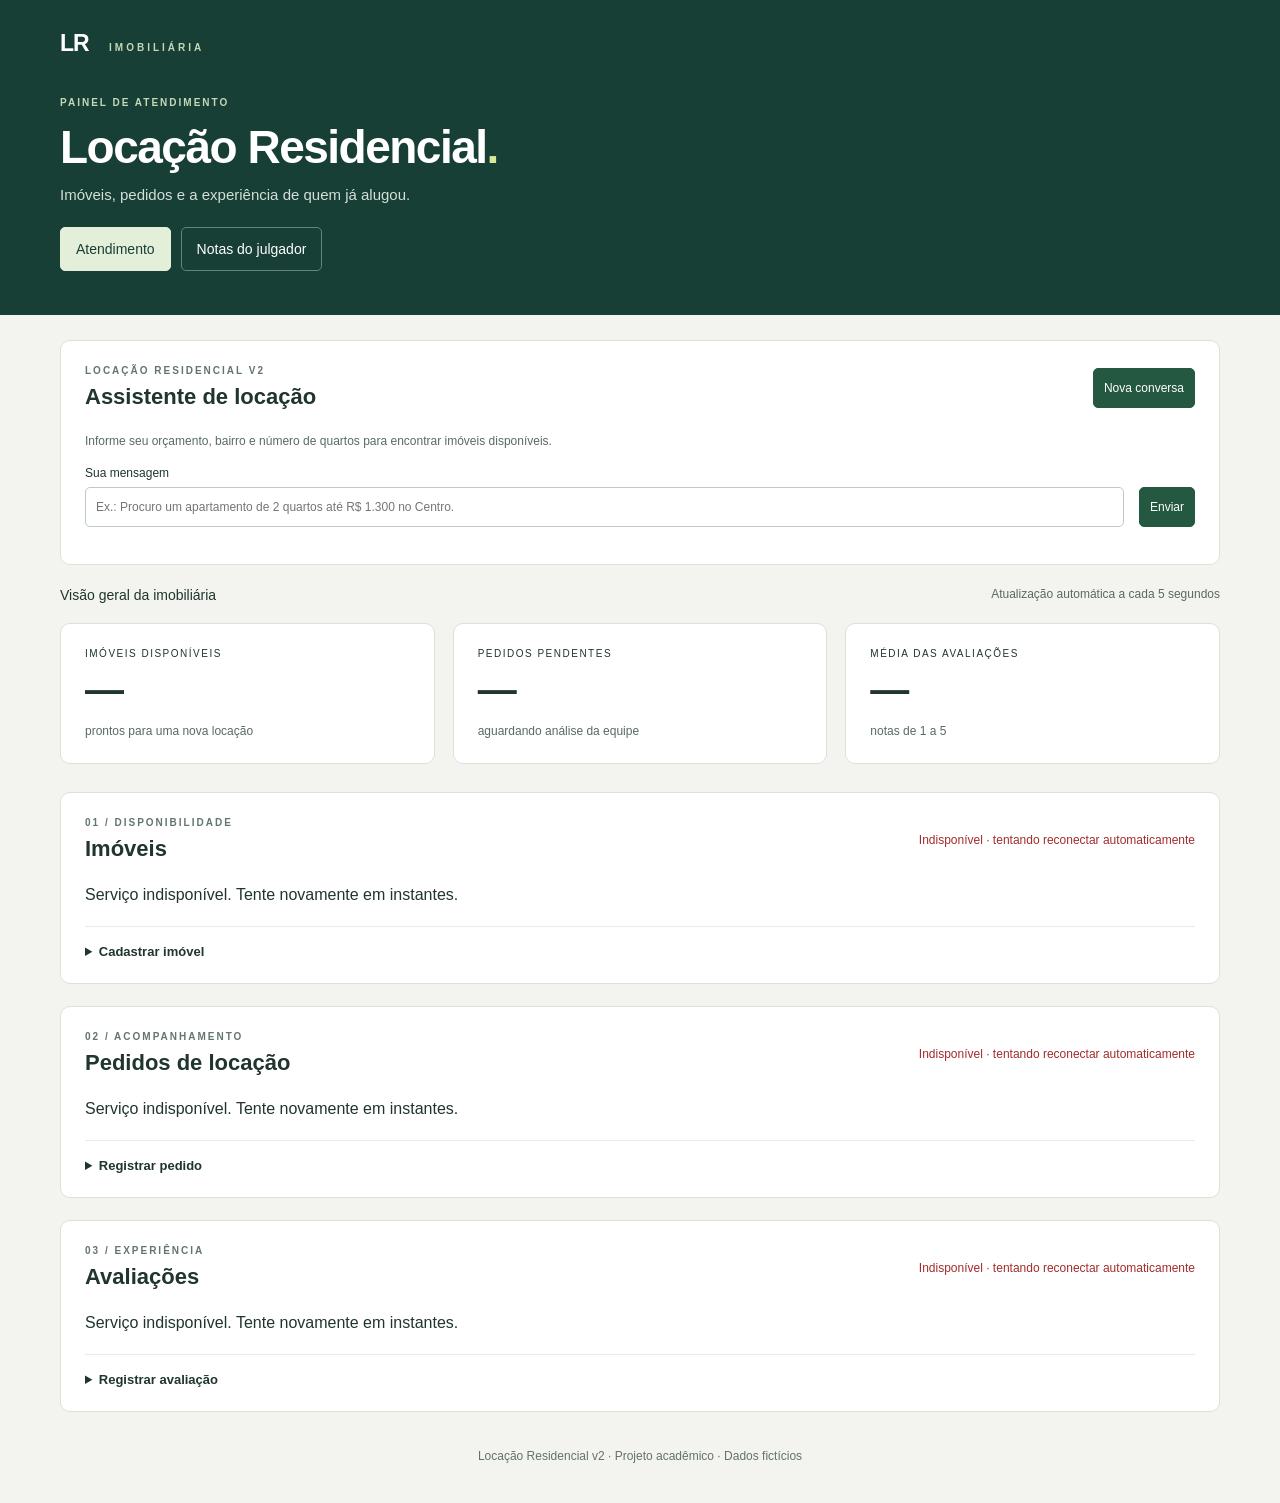
<file: dashboard/index.html>
<!DOCTYPE html>
<html lang="pt-BR">
<head>
    <meta charset="UTF-8">
    <meta name="viewport" content="width=device-width, initial-scale=1">
    <title>Locação Residencial v2</title>
    <link rel="stylesheet" href="estilo.css">
    <script src="painel.js" defer></script>
    <script src="chat.js" defer></script>
</head>
<body>
<header>
    <div class="marca">LR <span>IMOBILIÁRIA</span></div>
    <p>PAINEL DE ATENDIMENTO</p>
    <h1>Locação Residencial<span>.</span></h1>
    <div class="subtitulo">Imóveis, pedidos e a experiência de quem já alugou.</div>
    <nav class="navegacao" aria-label="Navegação principal"><a href="index.html" aria-current="page">Atendimento</a><a href="julgador.html">Notas do julgador</a></nav>
</header>
<main>
    <section class="painel" aria-labelledby="titulo-chat">
        <div class="titulo">
            <div><p>LOCAÇÃO RESIDENCIAL V2</p><h2 id="titulo-chat">Assistente de locação</h2></div>
            <button type="button" id="nova-conversa">Nova conversa</button>
        </div>
        <p class="ajuda">Informe seu orçamento, bairro e número de quartos para encontrar imóveis disponíveis.</p>
        <div id="conversa" role="log" aria-label="Mensagens do assistente" tabindex="0"></div>
        <form id="form-chat">
            <label class="largo">Sua mensagem<input id="mensagem-chat" required maxlength="1500" autocomplete="off"
                placeholder="Ex.: Procuro um apartamento de 2 quartos até R$ 1.300 no Centro."></label>
            <button id="enviar-chat">Enviar</button>
        </form>
        <p id="estado-chat" role="status"></p>
    </section>
    <div class="faixa"><span>Visão geral da imobiliária</span><small>Atualização automática a cada 5 segundos</small></div>
    <section class="indicadores" aria-label="Resumo">
        <article><p>IMÓVEIS DISPONÍVEIS</p><strong id="total-imoveis">—</strong><small>prontos para uma nova locação</small></article>
        <article><p>PEDIDOS PENDENTES</p><strong id="total-pedidos">—</strong><small>aguardando análise da equipe</small></article>
        <article><p>MÉDIA DAS AVALIAÇÕES</p><strong id="total-avaliacoes">—</strong><small>notas de 1 a 5</small></article>
    </section>
    <section class="painel" aria-labelledby="titulo-imoveis">
        <div class="titulo"><div><p>01 / DISPONIBILIDADE</p><h2 id="titulo-imoveis">Imóveis</h2></div><span id="estado-imoveis" role="status">Carregando…</span></div>
        <div class="tabela" id="lista-imoveis"></div>
        <details><summary>Cadastrar imóvel</summary>
            <form id="form-imovel">
                <label>Descrição<input name="descricao" required maxlength="200"></label>
                <label>Bairro<input name="bairro" required maxlength="80"></label>
                <label>Tipo<select name="tipo"><option>apartamento</option><option>casa</option><option>kitnet</option></select></label>
                <label>Quartos<input name="quartos" type="number" min="0" max="50" required></label>
                <label>Valor mensal (R$)<input name="valor_mensal" type="number" min="0.01" max="99999999.99" step="0.01" required></label>
                <button>Cadastrar imóvel</button>
            </form><p id="mensagem-imovel" role="status"></p>
        </details>
    </section>
    <section class="painel" aria-labelledby="titulo-pedidos">
        <div class="titulo"><div><p>02 / ACOMPANHAMENTO</p><h2 id="titulo-pedidos">Pedidos de locação</h2></div><span id="estado-pedidos" role="status">Carregando…</span></div>
        <div class="tabela" id="lista-pedidos"></div>
        <p id="mensagem-situacao" role="status"></p>
        <details><summary>Registrar pedido</summary>
            <p class="ajuda">Um pedido pendente registra interesse e não garante a reserva do imóvel.</p>
            <form id="form-pedido">
                <label>Cliente<input name="cliente" required maxlength="120"></label>
                <label>Número do imóvel<input name="imovel_id" type="number" min="1" step="1" required></label>
                <button>Registrar pedido</button>
            </form><p id="mensagem-pedido" role="status"></p>
        </details>
    </section>
    <section class="painel" aria-labelledby="titulo-avaliacoes">
        <div class="titulo"><div><p>03 / EXPERIÊNCIA</p><h2 id="titulo-avaliacoes">Avaliações</h2></div><span id="estado-avaliacoes" role="status">Carregando…</span></div>
        <div class="tabela" id="lista-avaliacoes"></div>
        <details><summary>Registrar avaliação</summary>
            <p class="ajuda">A equipe registra o comentário do cliente. Cada locação concluída permite uma avaliação.</p>
            <form id="form-avaliacao">
                <label>Número do pedido concluído<input name="pedido_id" type="number" min="1" step="1" required></label>
                <label>Nota<select name="nota"><option>5</option><option>4</option><option>3</option><option>2</option><option>1</option></select></label>
                <label class="largo">Comentário<input name="comentario" required maxlength="500"></label>
                <button>Registrar avaliação</button>
            </form><p id="mensagem-avaliacao" role="status"></p>
        </details>
    </section>
    <footer>Locação Residencial v2 · Projeto acadêmico · Dados fictícios</footer>
</main>
</body>
</html>
</file>
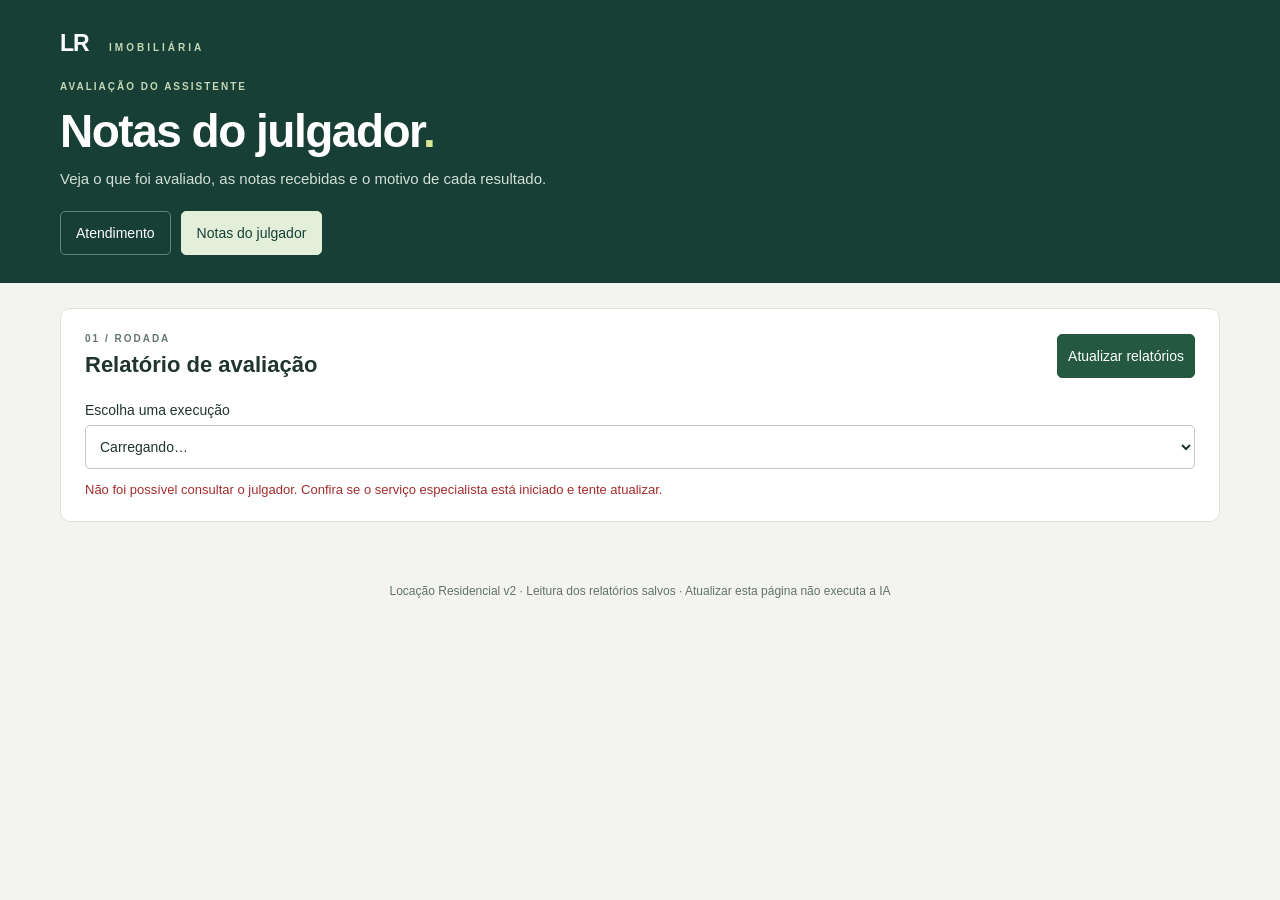
<file: dashboard/julgador.html>
<!DOCTYPE html>
<html lang="pt-BR">
<head>
    <meta charset="UTF-8">
    <meta name="viewport" content="width=device-width, initial-scale=1">
    <meta name="description" content="Notas, justificativas e evidências das avaliações do assistente de locação.">
    <title>Notas do julgador · Locação Residencial v2</title>
    <link rel="stylesheet" href="estilo.css">
    <link rel="stylesheet" href="julgador.css">
    <script src="julgador.js" defer></script>
</head>
<body class="pagina-julgador">
<a class="pular" href="#conteudo">Pular para as notas</a>
<header>
    <div class="marca">LR <span>IMOBILIÁRIA</span></div>
    <p>AVALIAÇÃO DO ASSISTENTE</p>
    <h1>Notas do julgador<span>.</span></h1>
    <div class="subtitulo">Veja o que foi avaliado, as notas recebidas e o motivo de cada resultado.</div>
    <nav class="navegacao" aria-label="Navegação principal"><a href="index.html">Atendimento</a><a href="julgador.html" aria-current="page">Notas do julgador</a></nav>
</header>
<main id="conteudo">
    <section class="painel escolha" aria-labelledby="titulo-rodada">
        <div class="titulo"><div><p>01 / RODADA</p><h2 id="titulo-rodada">Relatório de avaliação</h2></div><button type="button" id="atualizar">Atualizar relatórios</button></div>
        <label for="relatorio">Escolha uma execução<select id="relatorio" disabled><option>Carregando…</option></select></label>
        <p id="estado" role="status" aria-live="polite">Buscando relatórios…</p>
        <dl id="metadados" class="metadados" hidden></dl>
    </section>

    <div id="resultado" hidden>
        <section class="indicadores resumo-julgador" aria-label="Resumo da rodada">
            <article><p>CASOS AVALIADOS</p><strong id="total">—</strong><small>Total desta execução</small></article>
            <article><p>APROVADOS</p><strong id="aprovados">—</strong><small>Notas e verificações aceitas</small></article>
            <article><p>REPROVADOS COM NOTAS</p><strong id="reprovados">—</strong><small>Consulte os motivos do caso</small></article>
            <article><p>SEM NOTAS VÁLIDAS</p><strong id="sem-notas">—</strong><small>Falha ou parecer inválido</small></article>
        </section>
        <p class="observacao">Uma nota alta não garante aprovação: o resultado também considera as verificações automáticas. Falhas de avaliação ficam sem nota, nunca com zero. Estas contagens não representam, sozinhas, a acurácia do assistente.</p>

        <section class="painel" aria-labelledby="titulo-notas">
            <div class="titulo"><div><p>02 / NOTAS POR CASO</p><h2 id="titulo-notas">Resultados da rodada</h2></div><label class="filtro">Mostrar<select id="filtro"><option value="todos">Todos os casos</option><option value="aprovado">Aprovados</option><option value="reprovado">Reprovados com notas</option><option value="sem_notas">Sem notas válidas</option></select></label></div>
            <p id="contagem" class="legenda"></p>
            <div class="tabela" tabindex="0" role="region" aria-label="Tabela de notas; role horizontalmente em telas pequenas">
                <table>
                    <caption>Notas de 1 a 5. O traço (—) indica que não há parecer válido.</caption>
                    <thead><tr><th scope="col">Caso</th><th scope="col">Correção factual</th><th scope="col">Aderência</th><th scope="col">Justificativa</th><th scope="col">Clareza</th><th scope="col">Limites</th><th scope="col">Resultado</th><th scope="col">Detalhes</th></tr></thead>
                    <tbody id="casos"></tbody>
                </table>
            </div>
        </section>

        <section class="painel detalhe" id="detalhe" aria-labelledby="titulo-caso" hidden>
            <div class="titulo"><div><p>03 / LEITURA DO CASO</p><h2 id="titulo-caso" tabindex="-1"></h2></div><span id="situacao-caso"></span></div>
            <p id="fonte-caso" class="legenda"></p>
            <div id="falha-caso" class="aviso" hidden></div>
            <h3>Parecer do juiz</h3><p id="parecer" class="texto-relatorio"></p>
            <div class="checagens"><div><h3>Verificações automáticas</h3><div id="erros"></div></div><div><h3>Afirmações sem suporte</h3><div id="sem-suporte"></div></div></div>
            <h3>Referência esperada</h3><p id="referencia" class="texto-relatorio"></p>
            <h3>Perguntas, respostas e evidências</h3><div id="turnos"></div>
        </section>
    </div>
</main>
<footer>Locação Residencial v2 · Leitura dos relatórios salvos · Atualizar esta página não executa a IA</footer>
</body>
</html>
</file>
<file: dashboard/estilo.css>
:root { color-scheme: light; font-family: "Segoe UI", sans-serif; color: #20352f; background: #f3f4ef; }
* { box-sizing: border-box; }
body { margin: 0; }
header { background: #173f35; color: #fff; padding: 30px max(24px, calc((100% - 1160px)/2)) 44px; }
.marca { font-size: 23px; font-weight: 800; letter-spacing: -1px; margin-bottom: 40px; }
.marca span { font-size: 10px; letter-spacing: 3px; padding-left: 15px; color: #c4d8b7; }
header p, .titulo p { font-size: 10px; letter-spacing: 2px; font-weight: 700; }
header p { color: #c4d8b7; }
h1 { font-size: clamp(30px, 4vw, 46px); margin: 12px 0; letter-spacing: -1.5px; }
h1 span { color: #d7e997; }
.subtitulo { color: #d4dfd9; font-size: 15px; }
.navegacao { display: flex; flex-wrap: wrap; gap: 10px; margin-top: 24px; }
.navegacao a { display: inline-flex; align-items: center; min-height: 44px; padding: 10px 15px; color: #fff; border: 1px solid #658376; border-radius: 5px; text-decoration: none; font-size: 14px; }
.navegacao a:hover, .navegacao a[aria-current="page"] { background: #e4efda; color: #173f35; border-color: #e4efda; }
main { max-width: 1208px; padding: 25px 24px; margin: auto; }
.faixa { display: flex; justify-content: space-between; gap: 15px; margin-bottom: 20px; font-size: 14px; }
small, .ajuda { color: #586b62; font-size: 12px; }
.indicadores { display: grid; grid-template-columns: repeat(3, 1fr); gap: 18px; margin-bottom: 28px; }
.indicadores article { background: white; padding: 24px; border: 1px solid #dce2d9; border-radius: 10px; }
.indicadores p { font-size: 10px; letter-spacing: 1.5px; margin: 0; }
.indicadores strong { display: block; font-size: 39px; margin: 9px 0; font-weight: 600; }
.painel { background: white; border: 1px solid #dce2d9; border-radius: 10px; margin-bottom: 22px; padding: 24px; }
.titulo { display: flex; align-items: center; justify-content: space-between; gap: 16px; margin-bottom: 24px; }
.titulo p { color: #63766d; margin: 0 0 8px; }
h2 { font-size: 22px; margin: 0; font-weight: 600; }
.titulo > span { max-width: 50%; font-size: 12px; text-align: right; }
.conectado { color: #276349; }
.falha { color: #a22c2c; }
.tabela { overflow: auto; }
table { width: 100%; border-collapse: collapse; font-size: 13px; }
th { font-size: 10px; letter-spacing: .6px; text-transform: uppercase; background: #f4f6f2; color: #52665b; }
th, td { padding: 13px 12px; text-align: left; border-bottom: 1px solid #e8ece6; }
td { max-width: 380px; overflow-wrap: anywhere; }
.situacao { display: inline-block; padding: 4px 9px; border-radius: 5px; background: #edf0ec; white-space: nowrap; }
.disponivel, .concluido { color: #256046; background: #e7f2e7; }
.aprovado, .reservado, .pendente { color: #815915; background: #fff2d6; }
details { border-top: 1px solid #e8ece6; margin-top: 22px; padding-top: 17px; }
summary { cursor: pointer; font-size: 13px; font-weight: 600; }
form { display: flex; flex-wrap: wrap; align-items: end; gap: 15px; margin-top: 18px; }
label { display: grid; gap: 7px; font-size: 12px; flex: 1 1 150px; }
input, select, button { font: inherit; border: 1px solid #bdcbbf; border-radius: 5px; padding: 10px; min-height: 40px; }
input, select { width: 100%; background: #fff; color: #20352f; }
button { background: #245841; color: white; cursor: pointer; border-color: #245841; font-size: 12px; }
button:disabled { opacity: .6; cursor: wait; }
button + button { margin-left: 5px; }
.acoes { min-width: 280px; }
.acoes button { min-height: 32px; padding: 6px; }
.largo { flex-basis: 320px; }
:focus-visible { outline: 3px solid #ba8720; outline-offset: 3px; }
footer { text-align: center; font-size: 12px; padding: 15px; color: #647268; }
[role="status"] { font-size: 13px; }
#conversa { display: grid; gap: 10px; max-height: 340px; overflow: auto; }
#conversa:empty { display: none; }
.mensagem-chat { max-width: min(720px, 100%); padding: 12px 16px; background: #f3f6f1; border-radius: 6px; }
.mensagem-chat.usuario { justify-self: end; background: #e3efe5; }
.mensagem-chat p { margin: 4px 0 0; white-space: pre-wrap; overflow-wrap: anywhere; }
@media (max-width: 650px) {
    .indicadores { grid-template-columns: 1fr; gap: 10px; }
    .indicadores article { padding: 18px; }
    .faixa { flex-direction: column; }
    .painel { padding: 18px; }
    main { padding: 20px 12px; }
    header { padding: 24px; }
    .titulo { align-items: start; }
}
</file>
<file: dashboard/julgador.css>
.pagina-julgador header { padding-bottom: 28px; }
.pagina-julgador .marca { margin-bottom: 24px; }
.pagina-julgador [hidden] { display: none !important; }
.pular { position: absolute; left: 20px; top: -80px; padding: 12px; background: #fff; color: #173f35; z-index: 2; }
.pular:focus { top: 12px; }
.pagina-julgador button, .pagina-julgador select { min-height: 44px; font-size: 14px; }
.pagina-julgador button { transition: background-color .15s; }
.pagina-julgador button:hover:not(:disabled) { background: #173f35; }
.escolha > label { font-size: 14px; }
.escolha > label select { max-width: 100%; }
#estado { margin-bottom: 0; }
.metadados { display: grid; grid-template-columns: repeat(3, minmax(0, 1fr)); gap: 15px; margin: 22px 0 0; padding-top: 18px; border-top: 1px solid #dce2d9; }
.metadados div { min-width: 0; }
.metadados dt { font-size: 12px; color: #586b62; margin-bottom: 6px; }
.metadados dd { margin: 0; overflow-wrap: anywhere; font-size: 14px; }
.resumo-julgador { grid-template-columns: repeat(4,minmax(0,1fr)); gap: 12px; margin-bottom: 18px; }
.resumo-julgador article { padding: 20px; }
.resumo-julgador p { min-height: 28px; line-height: 1.5; }
.resumo-julgador strong { font-variant-numeric: tabular-nums; }
.observacao { font-size: 14px; line-height: 1.65; margin: 0 0 24px; padding-left: 16px; border-left: 3px solid #9ab0a2; color: #465c50; }
.filtro { flex: 0 1 245px; font-size: 13px; }
.legenda { font-size: 13px; color: #586b62; line-height: 1.5; }
.pagina-julgador caption { text-align: left; font-size: 13px; color: #586b62; margin-bottom: 14px; }
.pagina-julgador table { min-width: 920px; }
.pagina-julgador th { line-height: 1.5; }
.pagina-julgador tbody th { text-transform: none; font-size: 14px; letter-spacing: 0; background: transparent; color: #20352f; font-weight: 600; min-width: 170px; }
.nota { text-align: center; font-size: 16px; font-variant-numeric: tabular-nums; }
.pagina-julgador tbody tr.selecionado { background: #eff6ed; }
.resultado-caso { display: inline-block; padding: 6px 9px; border-radius: 5px; font-size: 12px; font-weight: 600; white-space: nowrap; }
.resultado-aprovado { background: #e7f2e7; color: #256046; }
.resultado-reprovado { background: #fff2d6; color: #755013; }
.resultado-sem_notas { background: #f5e8e6; color: #8c3430; }
.ver-caso { background: #fff; color: #245841; min-width: 90px; }
.pagina-julgador .ver-caso:hover { color: #fff; }
.detalhe { scroll-margin-top: 20px; }
.detalhe h3 { font-size: 16px; margin: 24px 0 10px; }
.texto-relatorio, .checagens, #turnos { font-size: 14px; line-height: 1.7; overflow-wrap: anywhere; }
.texto-relatorio { white-space: pre-wrap; margin: 0; }
.checagens { display: grid; grid-template-columns: 1fr 1fr; gap: 28px; }
.checagens ul { margin: 0; padding-left: 20px; }
.aviso { background: #fff2d6; color: #66470e; padding: 14px 18px; border-radius: 6px; font-size: 14px; line-height: 1.6; }
.turno { padding: 16px 0; border-top: 1px solid #e8ece6; }
.turno strong { display: block; margin: 10px 0 5px; }
.turno p { white-space: pre-wrap; margin: 0; }
.turno summary { min-height: 44px; padding: 10px 0; }
.turno pre { background: #f4f6f2; padding: 14px; white-space: pre-wrap; overflow-wrap: anywhere; font-size: 12px; border-radius: 6px; }
.turno details { margin-top: 14px; padding-top: 4px; }
@media (max-width: 850px) { .resumo-julgador { grid-template-columns: repeat(2,minmax(0,1fr)); } .metadados { grid-template-columns: repeat(2,minmax(0,1fr)); } }
@media (max-width: 650px) {
    .pagina-julgador .titulo { flex-direction: column; align-items: stretch; }
    .pagina-julgador .titulo > span { max-width: 100%; text-align: left; }
    .pagina-julgador .filtro { flex-basis: auto; }
    .metadados, .checagens { grid-template-columns: 1fr; }
    .resumo-julgador article { padding: 16px; }
    .resumo-julgador strong { font-size: 33px; }
    .resumo-julgador p { font-size: 9px; letter-spacing: .6px; }
    .pagina-julgador .navegacao a { flex: 1; justify-content: center; }
}
@media (prefers-reduced-motion: reduce) { .pagina-julgador button { transition: none; } }
</file>
